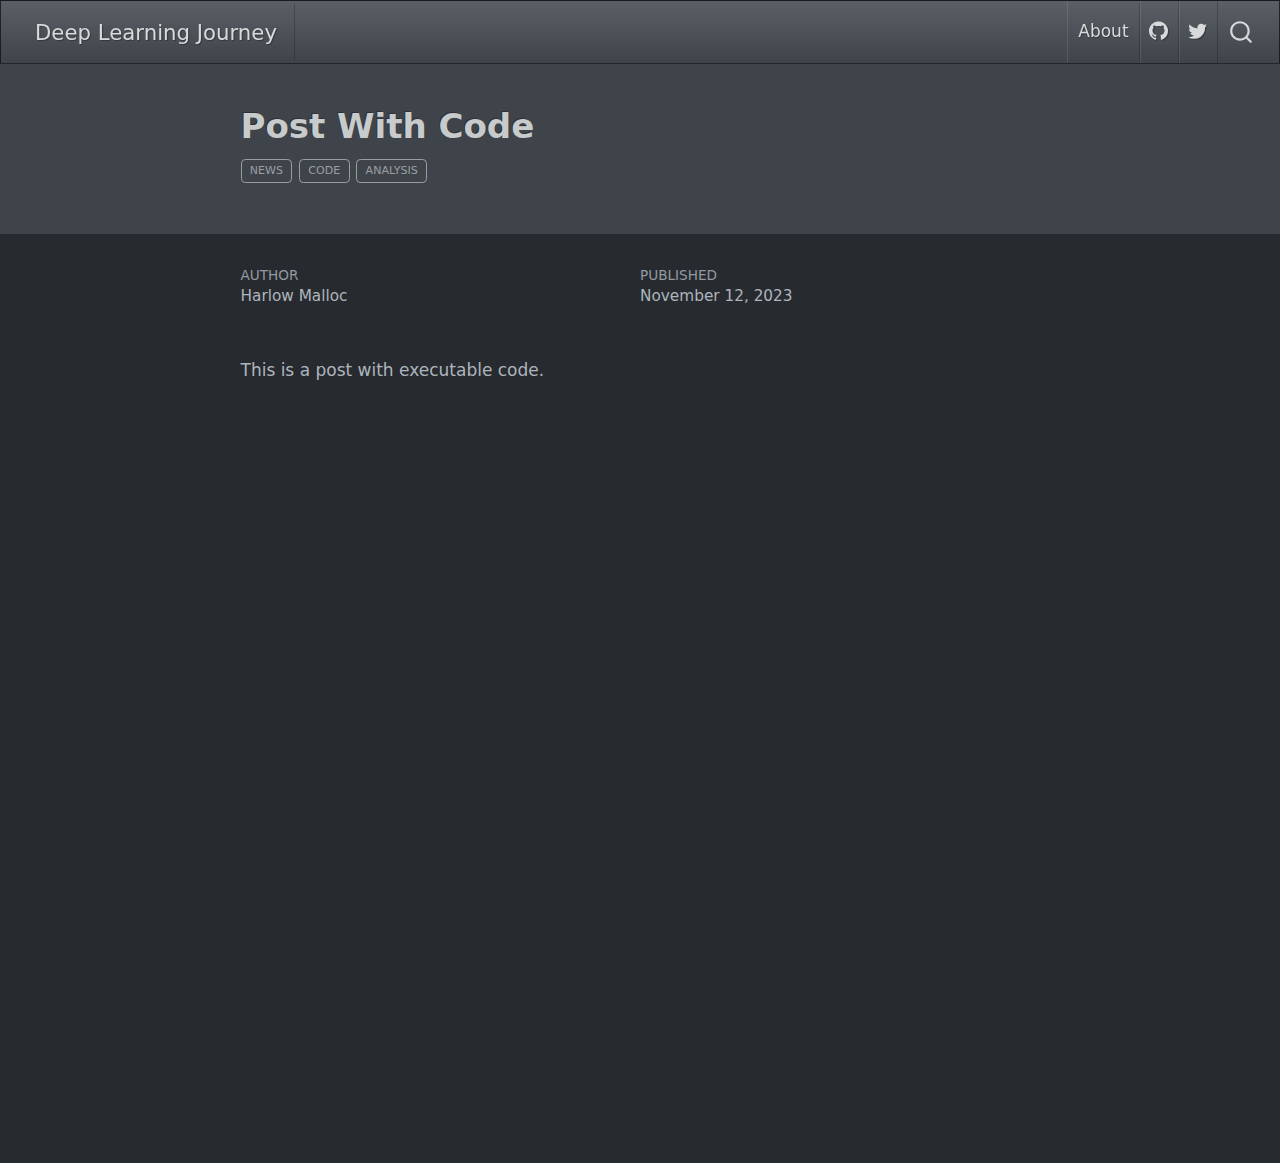
<file: docs/posts/post-with-code/index.html>
<!DOCTYPE html>
<html xmlns="http://www.w3.org/1999/xhtml" lang="en" xml:lang="en"><head>

<meta charset="utf-8">
<meta name="generator" content="quarto-1.3.450">

<meta name="viewport" content="width=device-width, initial-scale=1.0, user-scalable=yes">

<meta name="author" content="Harlow Malloc">
<meta name="dcterms.date" content="2023-11-12">

<title>Deep Learning Journey - Post With Code</title>
<style>
code{white-space: pre-wrap;}
span.smallcaps{font-variant: small-caps;}
div.columns{display: flex; gap: min(4vw, 1.5em);}
div.column{flex: auto; overflow-x: auto;}
div.hanging-indent{margin-left: 1.5em; text-indent: -1.5em;}
ul.task-list{list-style: none;}
ul.task-list li input[type="checkbox"] {
  width: 0.8em;
  margin: 0 0.8em 0.2em -1em; /* quarto-specific, see https://github.com/quarto-dev/quarto-cli/issues/4556 */ 
  vertical-align: middle;
}
</style>


<script src="../../site_libs/quarto-nav/quarto-nav.js"></script>
<script src="../../site_libs/quarto-nav/headroom.min.js"></script>
<script src="../../site_libs/clipboard/clipboard.min.js"></script>
<script src="../../site_libs/quarto-search/autocomplete.umd.js"></script>
<script src="../../site_libs/quarto-search/fuse.min.js"></script>
<script src="../../site_libs/quarto-search/quarto-search.js"></script>
<meta name="quarto:offset" content="../../">
<script src="../../site_libs/quarto-html/quarto.js"></script>
<script src="../../site_libs/quarto-html/popper.min.js"></script>
<script src="../../site_libs/quarto-html/tippy.umd.min.js"></script>
<script src="../../site_libs/quarto-html/anchor.min.js"></script>
<link href="../../site_libs/quarto-html/tippy.css" rel="stylesheet">
<link href="../../site_libs/quarto-html/quarto-syntax-highlighting-dark.css" rel="stylesheet" id="quarto-text-highlighting-styles">
<script src="../../site_libs/bootstrap/bootstrap.min.js"></script>
<link href="../../site_libs/bootstrap/bootstrap-icons.css" rel="stylesheet">
<link href="../../site_libs/bootstrap/bootstrap.min.css" rel="stylesheet" id="quarto-bootstrap" data-mode="dark">
<script id="quarto-search-options" type="application/json">{
  "location": "navbar",
  "copy-button": false,
  "collapse-after": 3,
  "panel-placement": "end",
  "type": "overlay",
  "limit": 20,
  "language": {
    "search-no-results-text": "No results",
    "search-matching-documents-text": "matching documents",
    "search-copy-link-title": "Copy link to search",
    "search-hide-matches-text": "Hide additional matches",
    "search-more-match-text": "more match in this document",
    "search-more-matches-text": "more matches in this document",
    "search-clear-button-title": "Clear",
    "search-detached-cancel-button-title": "Cancel",
    "search-submit-button-title": "Submit",
    "search-label": "Search"
  }
}</script>


<link rel="stylesheet" href="../../styles.css">
</head>

<body class="nav-fixed fullcontent">

<div id="quarto-search-results"></div>
  <header id="quarto-header" class="headroom fixed-top">
    <nav class="navbar navbar-expand-lg navbar-dark ">
      <div class="navbar-container container-fluid">
      <div class="navbar-brand-container">
    <a class="navbar-brand" href="../../index.html">
    <span class="navbar-title">Deep Learning Journey</span>
    </a>
  </div>
            <div id="quarto-search" class="" title="Search"></div>
          <button class="navbar-toggler" type="button" data-bs-toggle="collapse" data-bs-target="#navbarCollapse" aria-controls="navbarCollapse" aria-expanded="false" aria-label="Toggle navigation" onclick="if (window.quartoToggleHeadroom) { window.quartoToggleHeadroom(); }">
  <span class="navbar-toggler-icon"></span>
</button>
          <div class="collapse navbar-collapse" id="navbarCollapse">
            <ul class="navbar-nav navbar-nav-scroll ms-auto">
  <li class="nav-item">
    <a class="nav-link" href="../../about.html" rel="" target="">
 <span class="menu-text">About</span></a>
  </li>  
  <li class="nav-item compact">
    <a class="nav-link" href="https://github.com/" rel="" target=""><i class="bi bi-github" role="img">
</i> 
 <span class="menu-text"></span></a>
  </li>  
  <li class="nav-item compact">
    <a class="nav-link" href="https://twitter.com" rel="" target=""><i class="bi bi-twitter" role="img">
</i> 
 <span class="menu-text"></span></a>
  </li>  
</ul>
            <div class="quarto-navbar-tools">
</div>
          </div> <!-- /navcollapse -->
      </div> <!-- /container-fluid -->
    </nav>
</header>
<!-- content -->
<header id="title-block-header" class="quarto-title-block default page-columns page-full">
  <div class="quarto-title-banner page-columns page-full">
    <div class="quarto-title column-body">
      <h1 class="title">Post With Code</h1>
                                <div class="quarto-categories">
                <div class="quarto-category">news</div>
                <div class="quarto-category">code</div>
                <div class="quarto-category">analysis</div>
              </div>
                  </div>
  </div>
    
  
  <div class="quarto-title-meta">

      <div>
      <div class="quarto-title-meta-heading">Author</div>
      <div class="quarto-title-meta-contents">
               <p>Harlow Malloc </p>
            </div>
    </div>
      
      <div>
      <div class="quarto-title-meta-heading">Published</div>
      <div class="quarto-title-meta-contents">
        <p class="date">November 12, 2023</p>
      </div>
    </div>
    
      
    </div>
    
  
  </header><div id="quarto-content" class="quarto-container page-columns page-rows-contents page-layout-article page-navbar">
<!-- sidebar -->
<!-- margin-sidebar -->
    
<!-- main -->
<main class="content quarto-banner-title-block" id="quarto-document-content">




<p>This is a post with executable code.</p>



</main> <!-- /main -->
<script id="quarto-html-after-body" type="application/javascript">
window.document.addEventListener("DOMContentLoaded", function (event) {
  const toggleBodyColorMode = (bsSheetEl) => {
    const mode = bsSheetEl.getAttribute("data-mode");
    const bodyEl = window.document.querySelector("body");
    if (mode === "dark") {
      bodyEl.classList.add("quarto-dark");
      bodyEl.classList.remove("quarto-light");
    } else {
      bodyEl.classList.add("quarto-light");
      bodyEl.classList.remove("quarto-dark");
    }
  }
  const toggleBodyColorPrimary = () => {
    const bsSheetEl = window.document.querySelector("link#quarto-bootstrap");
    if (bsSheetEl) {
      toggleBodyColorMode(bsSheetEl);
    }
  }
  toggleBodyColorPrimary();  
  const icon = "";
  const anchorJS = new window.AnchorJS();
  anchorJS.options = {
    placement: 'right',
    icon: icon
  };
  anchorJS.add('.anchored');
  const isCodeAnnotation = (el) => {
    for (const clz of el.classList) {
      if (clz.startsWith('code-annotation-')) {                     
        return true;
      }
    }
    return false;
  }
  const clipboard = new window.ClipboardJS('.code-copy-button', {
    text: function(trigger) {
      const codeEl = trigger.previousElementSibling.cloneNode(true);
      for (const childEl of codeEl.children) {
        if (isCodeAnnotation(childEl)) {
          childEl.remove();
        }
      }
      return codeEl.innerText;
    }
  });
  clipboard.on('success', function(e) {
    // button target
    const button = e.trigger;
    // don't keep focus
    button.blur();
    // flash "checked"
    button.classList.add('code-copy-button-checked');
    var currentTitle = button.getAttribute("title");
    button.setAttribute("title", "Copied!");
    let tooltip;
    if (window.bootstrap) {
      button.setAttribute("data-bs-toggle", "tooltip");
      button.setAttribute("data-bs-placement", "left");
      button.setAttribute("data-bs-title", "Copied!");
      tooltip = new bootstrap.Tooltip(button, 
        { trigger: "manual", 
          customClass: "code-copy-button-tooltip",
          offset: [0, -8]});
      tooltip.show();    
    }
    setTimeout(function() {
      if (tooltip) {
        tooltip.hide();
        button.removeAttribute("data-bs-title");
        button.removeAttribute("data-bs-toggle");
        button.removeAttribute("data-bs-placement");
      }
      button.setAttribute("title", currentTitle);
      button.classList.remove('code-copy-button-checked');
    }, 1000);
    // clear code selection
    e.clearSelection();
  });
  function tippyHover(el, contentFn) {
    const config = {
      allowHTML: true,
      content: contentFn,
      maxWidth: 500,
      delay: 100,
      arrow: false,
      appendTo: function(el) {
          return el.parentElement;
      },
      interactive: true,
      interactiveBorder: 10,
      theme: 'quarto',
      placement: 'bottom-start'
    };
    window.tippy(el, config); 
  }
  const noterefs = window.document.querySelectorAll('a[role="doc-noteref"]');
  for (var i=0; i<noterefs.length; i++) {
    const ref = noterefs[i];
    tippyHover(ref, function() {
      // use id or data attribute instead here
      let href = ref.getAttribute('data-footnote-href') || ref.getAttribute('href');
      try { href = new URL(href).hash; } catch {}
      const id = href.replace(/^#\/?/, "");
      const note = window.document.getElementById(id);
      return note.innerHTML;
    });
  }
      let selectedAnnoteEl;
      const selectorForAnnotation = ( cell, annotation) => {
        let cellAttr = 'data-code-cell="' + cell + '"';
        let lineAttr = 'data-code-annotation="' +  annotation + '"';
        const selector = 'span[' + cellAttr + '][' + lineAttr + ']';
        return selector;
      }
      const selectCodeLines = (annoteEl) => {
        const doc = window.document;
        const targetCell = annoteEl.getAttribute("data-target-cell");
        const targetAnnotation = annoteEl.getAttribute("data-target-annotation");
        const annoteSpan = window.document.querySelector(selectorForAnnotation(targetCell, targetAnnotation));
        const lines = annoteSpan.getAttribute("data-code-lines").split(",");
        const lineIds = lines.map((line) => {
          return targetCell + "-" + line;
        })
        let top = null;
        let height = null;
        let parent = null;
        if (lineIds.length > 0) {
            //compute the position of the single el (top and bottom and make a div)
            const el = window.document.getElementById(lineIds[0]);
            top = el.offsetTop;
            height = el.offsetHeight;
            parent = el.parentElement.parentElement;
          if (lineIds.length > 1) {
            const lastEl = window.document.getElementById(lineIds[lineIds.length - 1]);
            const bottom = lastEl.offsetTop + lastEl.offsetHeight;
            height = bottom - top;
          }
          if (top !== null && height !== null && parent !== null) {
            // cook up a div (if necessary) and position it 
            let div = window.document.getElementById("code-annotation-line-highlight");
            if (div === null) {
              div = window.document.createElement("div");
              div.setAttribute("id", "code-annotation-line-highlight");
              div.style.position = 'absolute';
              parent.appendChild(div);
            }
            div.style.top = top - 2 + "px";
            div.style.height = height + 4 + "px";
            let gutterDiv = window.document.getElementById("code-annotation-line-highlight-gutter");
            if (gutterDiv === null) {
              gutterDiv = window.document.createElement("div");
              gutterDiv.setAttribute("id", "code-annotation-line-highlight-gutter");
              gutterDiv.style.position = 'absolute';
              const codeCell = window.document.getElementById(targetCell);
              const gutter = codeCell.querySelector('.code-annotation-gutter');
              gutter.appendChild(gutterDiv);
            }
            gutterDiv.style.top = top - 2 + "px";
            gutterDiv.style.height = height + 4 + "px";
          }
          selectedAnnoteEl = annoteEl;
        }
      };
      const unselectCodeLines = () => {
        const elementsIds = ["code-annotation-line-highlight", "code-annotation-line-highlight-gutter"];
        elementsIds.forEach((elId) => {
          const div = window.document.getElementById(elId);
          if (div) {
            div.remove();
          }
        });
        selectedAnnoteEl = undefined;
      };
      // Attach click handler to the DT
      const annoteDls = window.document.querySelectorAll('dt[data-target-cell]');
      for (const annoteDlNode of annoteDls) {
        annoteDlNode.addEventListener('click', (event) => {
          const clickedEl = event.target;
          if (clickedEl !== selectedAnnoteEl) {
            unselectCodeLines();
            const activeEl = window.document.querySelector('dt[data-target-cell].code-annotation-active');
            if (activeEl) {
              activeEl.classList.remove('code-annotation-active');
            }
            selectCodeLines(clickedEl);
            clickedEl.classList.add('code-annotation-active');
          } else {
            // Unselect the line
            unselectCodeLines();
            clickedEl.classList.remove('code-annotation-active');
          }
        });
      }
  const findCites = (el) => {
    const parentEl = el.parentElement;
    if (parentEl) {
      const cites = parentEl.dataset.cites;
      if (cites) {
        return {
          el,
          cites: cites.split(' ')
        };
      } else {
        return findCites(el.parentElement)
      }
    } else {
      return undefined;
    }
  };
  var bibliorefs = window.document.querySelectorAll('a[role="doc-biblioref"]');
  for (var i=0; i<bibliorefs.length; i++) {
    const ref = bibliorefs[i];
    const citeInfo = findCites(ref);
    if (citeInfo) {
      tippyHover(citeInfo.el, function() {
        var popup = window.document.createElement('div');
        citeInfo.cites.forEach(function(cite) {
          var citeDiv = window.document.createElement('div');
          citeDiv.classList.add('hanging-indent');
          citeDiv.classList.add('csl-entry');
          var biblioDiv = window.document.getElementById('ref-' + cite);
          if (biblioDiv) {
            citeDiv.innerHTML = biblioDiv.innerHTML;
          }
          popup.appendChild(citeDiv);
        });
        return popup.innerHTML;
      });
    }
  }
});
</script>
</div> <!-- /content -->



</body></html>
</file>
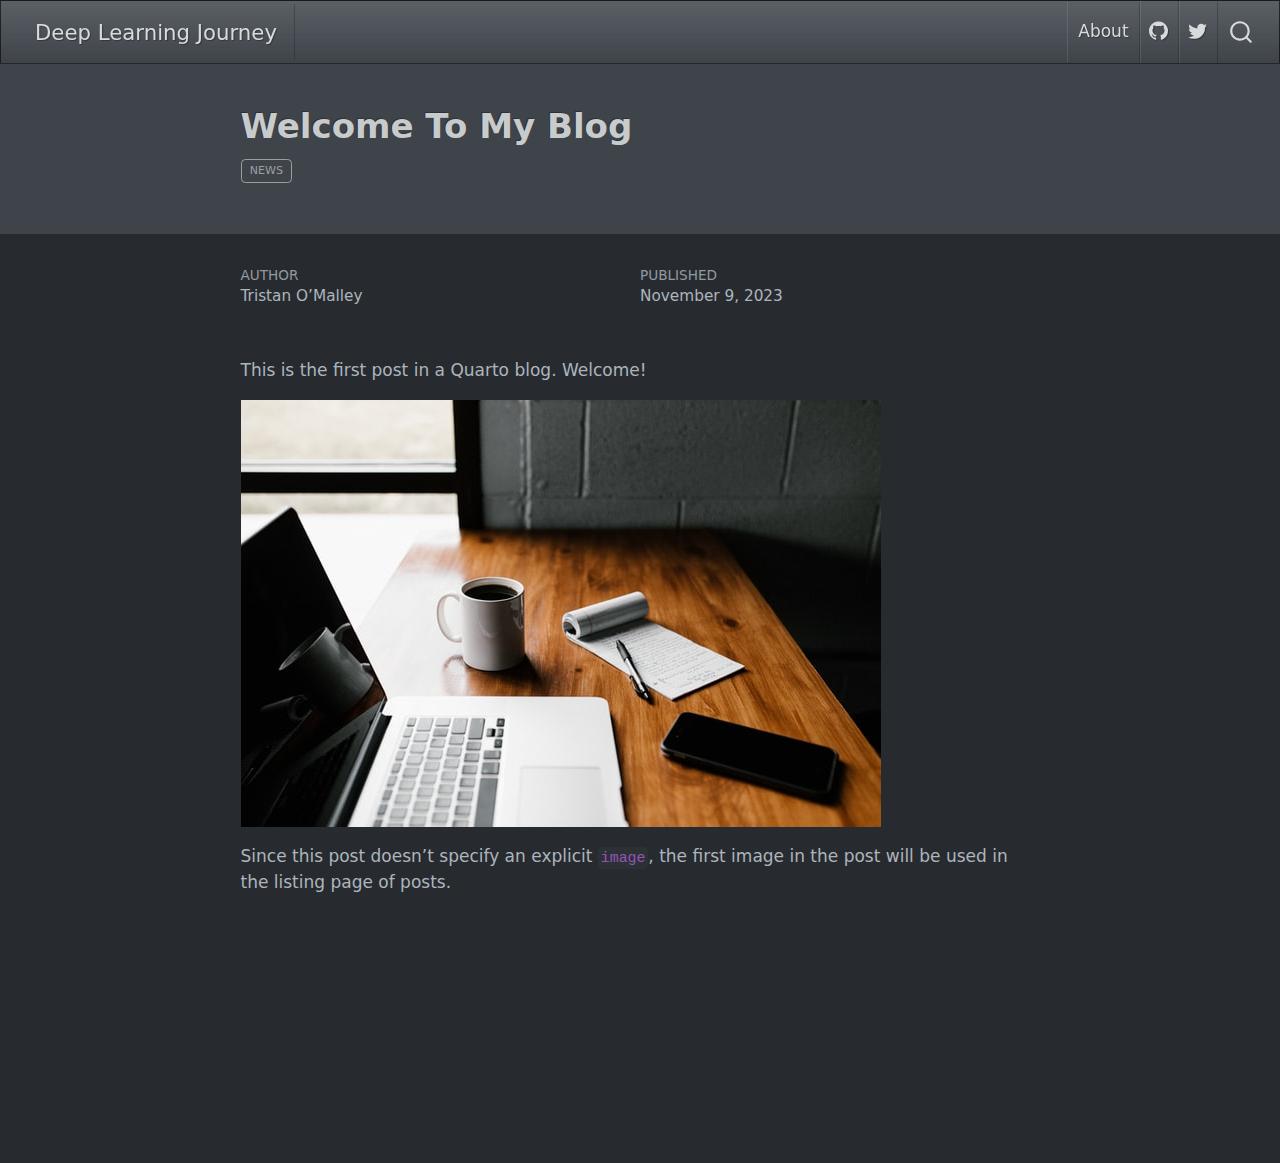
<file: docs/posts/welcome/index.html>
<!DOCTYPE html>
<html xmlns="http://www.w3.org/1999/xhtml" lang="en" xml:lang="en"><head>

<meta charset="utf-8">
<meta name="generator" content="quarto-1.3.450">

<meta name="viewport" content="width=device-width, initial-scale=1.0, user-scalable=yes">

<meta name="author" content="Tristan O’Malley">
<meta name="dcterms.date" content="2023-11-09">

<title>Deep Learning Journey - Welcome To My Blog</title>
<style>
code{white-space: pre-wrap;}
span.smallcaps{font-variant: small-caps;}
div.columns{display: flex; gap: min(4vw, 1.5em);}
div.column{flex: auto; overflow-x: auto;}
div.hanging-indent{margin-left: 1.5em; text-indent: -1.5em;}
ul.task-list{list-style: none;}
ul.task-list li input[type="checkbox"] {
  width: 0.8em;
  margin: 0 0.8em 0.2em -1em; /* quarto-specific, see https://github.com/quarto-dev/quarto-cli/issues/4556 */ 
  vertical-align: middle;
}
</style>


<script src="../../site_libs/quarto-nav/quarto-nav.js"></script>
<script src="../../site_libs/quarto-nav/headroom.min.js"></script>
<script src="../../site_libs/clipboard/clipboard.min.js"></script>
<script src="../../site_libs/quarto-search/autocomplete.umd.js"></script>
<script src="../../site_libs/quarto-search/fuse.min.js"></script>
<script src="../../site_libs/quarto-search/quarto-search.js"></script>
<meta name="quarto:offset" content="../../">
<script src="../../site_libs/quarto-html/quarto.js"></script>
<script src="../../site_libs/quarto-html/popper.min.js"></script>
<script src="../../site_libs/quarto-html/tippy.umd.min.js"></script>
<script src="../../site_libs/quarto-html/anchor.min.js"></script>
<link href="../../site_libs/quarto-html/tippy.css" rel="stylesheet">
<link href="../../site_libs/quarto-html/quarto-syntax-highlighting-dark.css" rel="stylesheet" id="quarto-text-highlighting-styles">
<script src="../../site_libs/bootstrap/bootstrap.min.js"></script>
<link href="../../site_libs/bootstrap/bootstrap-icons.css" rel="stylesheet">
<link href="../../site_libs/bootstrap/bootstrap.min.css" rel="stylesheet" id="quarto-bootstrap" data-mode="dark">
<script id="quarto-search-options" type="application/json">{
  "location": "navbar",
  "copy-button": false,
  "collapse-after": 3,
  "panel-placement": "end",
  "type": "overlay",
  "limit": 20,
  "language": {
    "search-no-results-text": "No results",
    "search-matching-documents-text": "matching documents",
    "search-copy-link-title": "Copy link to search",
    "search-hide-matches-text": "Hide additional matches",
    "search-more-match-text": "more match in this document",
    "search-more-matches-text": "more matches in this document",
    "search-clear-button-title": "Clear",
    "search-detached-cancel-button-title": "Cancel",
    "search-submit-button-title": "Submit",
    "search-label": "Search"
  }
}</script>


<link rel="stylesheet" href="../../styles.css">
</head>

<body class="nav-fixed fullcontent">

<div id="quarto-search-results"></div>
  <header id="quarto-header" class="headroom fixed-top">
    <nav class="navbar navbar-expand-lg navbar-dark ">
      <div class="navbar-container container-fluid">
      <div class="navbar-brand-container">
    <a class="navbar-brand" href="../../index.html">
    <span class="navbar-title">Deep Learning Journey</span>
    </a>
  </div>
            <div id="quarto-search" class="" title="Search"></div>
          <button class="navbar-toggler" type="button" data-bs-toggle="collapse" data-bs-target="#navbarCollapse" aria-controls="navbarCollapse" aria-expanded="false" aria-label="Toggle navigation" onclick="if (window.quartoToggleHeadroom) { window.quartoToggleHeadroom(); }">
  <span class="navbar-toggler-icon"></span>
</button>
          <div class="collapse navbar-collapse" id="navbarCollapse">
            <ul class="navbar-nav navbar-nav-scroll ms-auto">
  <li class="nav-item">
    <a class="nav-link" href="../../about.html" rel="" target="">
 <span class="menu-text">About</span></a>
  </li>  
  <li class="nav-item compact">
    <a class="nav-link" href="https://github.com/" rel="" target=""><i class="bi bi-github" role="img">
</i> 
 <span class="menu-text"></span></a>
  </li>  
  <li class="nav-item compact">
    <a class="nav-link" href="https://twitter.com" rel="" target=""><i class="bi bi-twitter" role="img">
</i> 
 <span class="menu-text"></span></a>
  </li>  
</ul>
            <div class="quarto-navbar-tools">
</div>
          </div> <!-- /navcollapse -->
      </div> <!-- /container-fluid -->
    </nav>
</header>
<!-- content -->
<header id="title-block-header" class="quarto-title-block default page-columns page-full">
  <div class="quarto-title-banner page-columns page-full">
    <div class="quarto-title column-body">
      <h1 class="title">Welcome To My Blog</h1>
                                <div class="quarto-categories">
                <div class="quarto-category">news</div>
              </div>
                  </div>
  </div>
    
  
  <div class="quarto-title-meta">

      <div>
      <div class="quarto-title-meta-heading">Author</div>
      <div class="quarto-title-meta-contents">
               <p>Tristan O’Malley </p>
            </div>
    </div>
      
      <div>
      <div class="quarto-title-meta-heading">Published</div>
      <div class="quarto-title-meta-contents">
        <p class="date">November 9, 2023</p>
      </div>
    </div>
    
      
    </div>
    
  
  </header><div id="quarto-content" class="quarto-container page-columns page-rows-contents page-layout-article page-navbar">
<!-- sidebar -->
<!-- margin-sidebar -->
    
<!-- main -->
<main class="content quarto-banner-title-block" id="quarto-document-content">




<p>This is the first post in a Quarto blog. Welcome!</p>
<p><img src="thumbnail.jpg" class="img-fluid"></p>
<p>Since this post doesn’t specify an explicit <code>image</code>, the first image in the post will be used in the listing page of posts.</p>



</main> <!-- /main -->
<script id="quarto-html-after-body" type="application/javascript">
window.document.addEventListener("DOMContentLoaded", function (event) {
  const toggleBodyColorMode = (bsSheetEl) => {
    const mode = bsSheetEl.getAttribute("data-mode");
    const bodyEl = window.document.querySelector("body");
    if (mode === "dark") {
      bodyEl.classList.add("quarto-dark");
      bodyEl.classList.remove("quarto-light");
    } else {
      bodyEl.classList.add("quarto-light");
      bodyEl.classList.remove("quarto-dark");
    }
  }
  const toggleBodyColorPrimary = () => {
    const bsSheetEl = window.document.querySelector("link#quarto-bootstrap");
    if (bsSheetEl) {
      toggleBodyColorMode(bsSheetEl);
    }
  }
  toggleBodyColorPrimary();  
  const icon = "";
  const anchorJS = new window.AnchorJS();
  anchorJS.options = {
    placement: 'right',
    icon: icon
  };
  anchorJS.add('.anchored');
  const isCodeAnnotation = (el) => {
    for (const clz of el.classList) {
      if (clz.startsWith('code-annotation-')) {                     
        return true;
      }
    }
    return false;
  }
  const clipboard = new window.ClipboardJS('.code-copy-button', {
    text: function(trigger) {
      const codeEl = trigger.previousElementSibling.cloneNode(true);
      for (const childEl of codeEl.children) {
        if (isCodeAnnotation(childEl)) {
          childEl.remove();
        }
      }
      return codeEl.innerText;
    }
  });
  clipboard.on('success', function(e) {
    // button target
    const button = e.trigger;
    // don't keep focus
    button.blur();
    // flash "checked"
    button.classList.add('code-copy-button-checked');
    var currentTitle = button.getAttribute("title");
    button.setAttribute("title", "Copied!");
    let tooltip;
    if (window.bootstrap) {
      button.setAttribute("data-bs-toggle", "tooltip");
      button.setAttribute("data-bs-placement", "left");
      button.setAttribute("data-bs-title", "Copied!");
      tooltip = new bootstrap.Tooltip(button, 
        { trigger: "manual", 
          customClass: "code-copy-button-tooltip",
          offset: [0, -8]});
      tooltip.show();    
    }
    setTimeout(function() {
      if (tooltip) {
        tooltip.hide();
        button.removeAttribute("data-bs-title");
        button.removeAttribute("data-bs-toggle");
        button.removeAttribute("data-bs-placement");
      }
      button.setAttribute("title", currentTitle);
      button.classList.remove('code-copy-button-checked');
    }, 1000);
    // clear code selection
    e.clearSelection();
  });
  function tippyHover(el, contentFn) {
    const config = {
      allowHTML: true,
      content: contentFn,
      maxWidth: 500,
      delay: 100,
      arrow: false,
      appendTo: function(el) {
          return el.parentElement;
      },
      interactive: true,
      interactiveBorder: 10,
      theme: 'quarto',
      placement: 'bottom-start'
    };
    window.tippy(el, config); 
  }
  const noterefs = window.document.querySelectorAll('a[role="doc-noteref"]');
  for (var i=0; i<noterefs.length; i++) {
    const ref = noterefs[i];
    tippyHover(ref, function() {
      // use id or data attribute instead here
      let href = ref.getAttribute('data-footnote-href') || ref.getAttribute('href');
      try { href = new URL(href).hash; } catch {}
      const id = href.replace(/^#\/?/, "");
      const note = window.document.getElementById(id);
      return note.innerHTML;
    });
  }
      let selectedAnnoteEl;
      const selectorForAnnotation = ( cell, annotation) => {
        let cellAttr = 'data-code-cell="' + cell + '"';
        let lineAttr = 'data-code-annotation="' +  annotation + '"';
        const selector = 'span[' + cellAttr + '][' + lineAttr + ']';
        return selector;
      }
      const selectCodeLines = (annoteEl) => {
        const doc = window.document;
        const targetCell = annoteEl.getAttribute("data-target-cell");
        const targetAnnotation = annoteEl.getAttribute("data-target-annotation");
        const annoteSpan = window.document.querySelector(selectorForAnnotation(targetCell, targetAnnotation));
        const lines = annoteSpan.getAttribute("data-code-lines").split(",");
        const lineIds = lines.map((line) => {
          return targetCell + "-" + line;
        })
        let top = null;
        let height = null;
        let parent = null;
        if (lineIds.length > 0) {
            //compute the position of the single el (top and bottom and make a div)
            const el = window.document.getElementById(lineIds[0]);
            top = el.offsetTop;
            height = el.offsetHeight;
            parent = el.parentElement.parentElement;
          if (lineIds.length > 1) {
            const lastEl = window.document.getElementById(lineIds[lineIds.length - 1]);
            const bottom = lastEl.offsetTop + lastEl.offsetHeight;
            height = bottom - top;
          }
          if (top !== null && height !== null && parent !== null) {
            // cook up a div (if necessary) and position it 
            let div = window.document.getElementById("code-annotation-line-highlight");
            if (div === null) {
              div = window.document.createElement("div");
              div.setAttribute("id", "code-annotation-line-highlight");
              div.style.position = 'absolute';
              parent.appendChild(div);
            }
            div.style.top = top - 2 + "px";
            div.style.height = height + 4 + "px";
            let gutterDiv = window.document.getElementById("code-annotation-line-highlight-gutter");
            if (gutterDiv === null) {
              gutterDiv = window.document.createElement("div");
              gutterDiv.setAttribute("id", "code-annotation-line-highlight-gutter");
              gutterDiv.style.position = 'absolute';
              const codeCell = window.document.getElementById(targetCell);
              const gutter = codeCell.querySelector('.code-annotation-gutter');
              gutter.appendChild(gutterDiv);
            }
            gutterDiv.style.top = top - 2 + "px";
            gutterDiv.style.height = height + 4 + "px";
          }
          selectedAnnoteEl = annoteEl;
        }
      };
      const unselectCodeLines = () => {
        const elementsIds = ["code-annotation-line-highlight", "code-annotation-line-highlight-gutter"];
        elementsIds.forEach((elId) => {
          const div = window.document.getElementById(elId);
          if (div) {
            div.remove();
          }
        });
        selectedAnnoteEl = undefined;
      };
      // Attach click handler to the DT
      const annoteDls = window.document.querySelectorAll('dt[data-target-cell]');
      for (const annoteDlNode of annoteDls) {
        annoteDlNode.addEventListener('click', (event) => {
          const clickedEl = event.target;
          if (clickedEl !== selectedAnnoteEl) {
            unselectCodeLines();
            const activeEl = window.document.querySelector('dt[data-target-cell].code-annotation-active');
            if (activeEl) {
              activeEl.classList.remove('code-annotation-active');
            }
            selectCodeLines(clickedEl);
            clickedEl.classList.add('code-annotation-active');
          } else {
            // Unselect the line
            unselectCodeLines();
            clickedEl.classList.remove('code-annotation-active');
          }
        });
      }
  const findCites = (el) => {
    const parentEl = el.parentElement;
    if (parentEl) {
      const cites = parentEl.dataset.cites;
      if (cites) {
        return {
          el,
          cites: cites.split(' ')
        };
      } else {
        return findCites(el.parentElement)
      }
    } else {
      return undefined;
    }
  };
  var bibliorefs = window.document.querySelectorAll('a[role="doc-biblioref"]');
  for (var i=0; i<bibliorefs.length; i++) {
    const ref = bibliorefs[i];
    const citeInfo = findCites(ref);
    if (citeInfo) {
      tippyHover(citeInfo.el, function() {
        var popup = window.document.createElement('div');
        citeInfo.cites.forEach(function(cite) {
          var citeDiv = window.document.createElement('div');
          citeDiv.classList.add('hanging-indent');
          citeDiv.classList.add('csl-entry');
          var biblioDiv = window.document.getElementById('ref-' + cite);
          if (biblioDiv) {
            citeDiv.innerHTML = biblioDiv.innerHTML;
          }
          popup.appendChild(citeDiv);
        });
        return popup.innerHTML;
      });
    }
  }
});
</script>
</div> <!-- /content -->



</body></html>
</file>
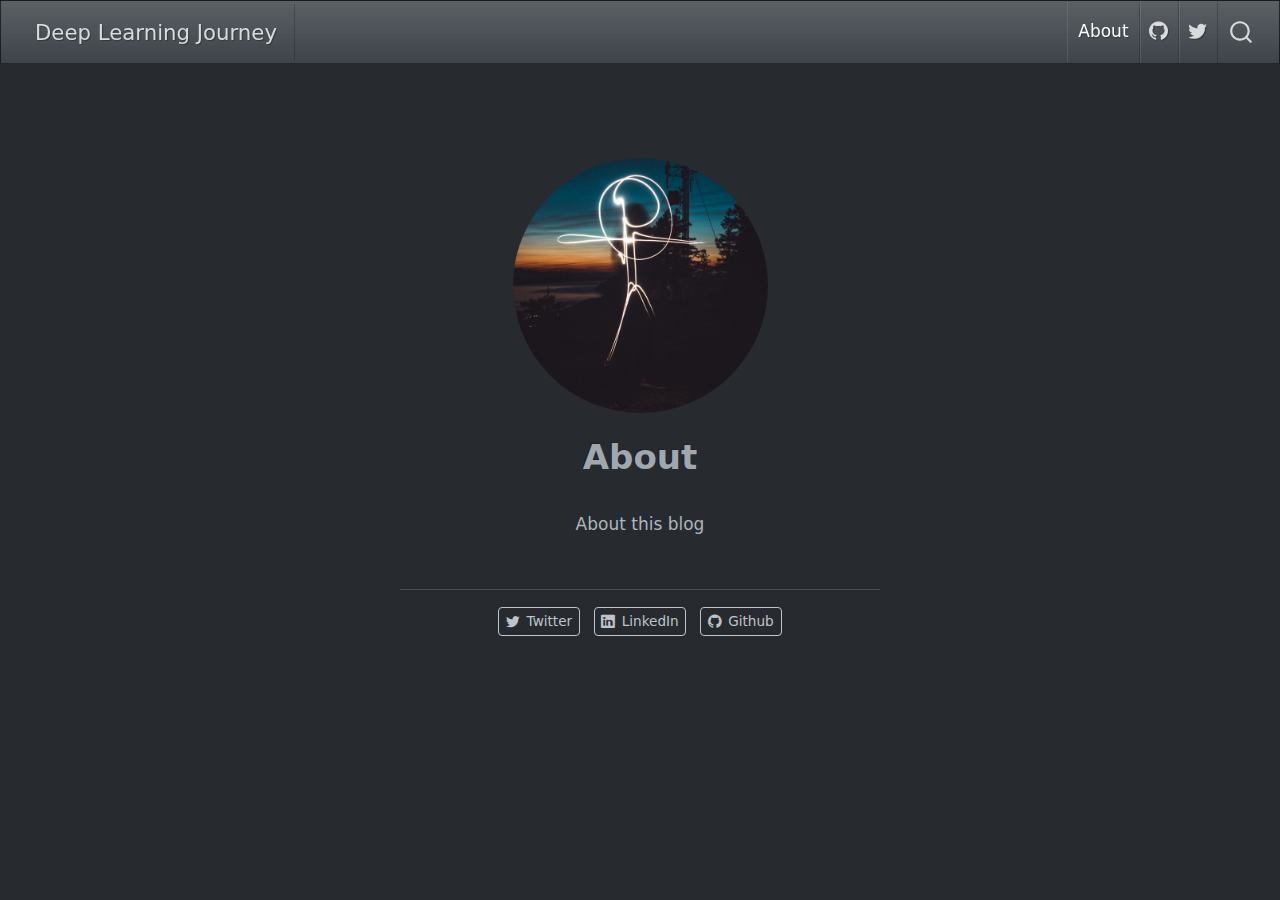
<file: docs/about.html>
<!DOCTYPE html>
<html xmlns="http://www.w3.org/1999/xhtml" lang="en" xml:lang="en"><head>

<meta charset="utf-8">
<meta name="generator" content="quarto-1.3.450">

<meta name="viewport" content="width=device-width, initial-scale=1.0, user-scalable=yes">


<title>Deep Learning Journey - About</title>
<style>
code{white-space: pre-wrap;}
span.smallcaps{font-variant: small-caps;}
div.columns{display: flex; gap: min(4vw, 1.5em);}
div.column{flex: auto; overflow-x: auto;}
div.hanging-indent{margin-left: 1.5em; text-indent: -1.5em;}
ul.task-list{list-style: none;}
ul.task-list li input[type="checkbox"] {
  width: 0.8em;
  margin: 0 0.8em 0.2em -1em; /* quarto-specific, see https://github.com/quarto-dev/quarto-cli/issues/4556 */ 
  vertical-align: middle;
}
</style>


<script src="site_libs/quarto-nav/quarto-nav.js"></script>
<script src="site_libs/quarto-nav/headroom.min.js"></script>
<script src="site_libs/clipboard/clipboard.min.js"></script>
<script src="site_libs/quarto-search/autocomplete.umd.js"></script>
<script src="site_libs/quarto-search/fuse.min.js"></script>
<script src="site_libs/quarto-search/quarto-search.js"></script>
<meta name="quarto:offset" content="./">
<script src="site_libs/quarto-html/quarto.js"></script>
<script src="site_libs/quarto-html/popper.min.js"></script>
<script src="site_libs/quarto-html/tippy.umd.min.js"></script>
<link href="site_libs/quarto-html/tippy.css" rel="stylesheet">
<link href="site_libs/quarto-html/quarto-syntax-highlighting-dark.css" rel="stylesheet" id="quarto-text-highlighting-styles">
<script src="site_libs/bootstrap/bootstrap.min.js"></script>
<link href="site_libs/bootstrap/bootstrap-icons.css" rel="stylesheet">
<link href="site_libs/bootstrap/bootstrap.min.css" rel="stylesheet" id="quarto-bootstrap" data-mode="dark">
<script id="quarto-search-options" type="application/json">{
  "location": "navbar",
  "copy-button": false,
  "collapse-after": 3,
  "panel-placement": "end",
  "type": "overlay",
  "limit": 20,
  "language": {
    "search-no-results-text": "No results",
    "search-matching-documents-text": "matching documents",
    "search-copy-link-title": "Copy link to search",
    "search-hide-matches-text": "Hide additional matches",
    "search-more-match-text": "more match in this document",
    "search-more-matches-text": "more matches in this document",
    "search-clear-button-title": "Clear",
    "search-detached-cancel-button-title": "Cancel",
    "search-submit-button-title": "Submit",
    "search-label": "Search"
  }
}</script>


<link rel="stylesheet" href="styles.css">
</head>

<body class="nav-fixed fullcontent">

<div id="quarto-search-results"></div>
  <header id="quarto-header" class="headroom fixed-top">
    <nav class="navbar navbar-expand-lg navbar-dark ">
      <div class="navbar-container container-fluid">
      <div class="navbar-brand-container">
    <a class="navbar-brand" href="./index.html">
    <span class="navbar-title">Deep Learning Journey</span>
    </a>
  </div>
            <div id="quarto-search" class="" title="Search"></div>
          <button class="navbar-toggler" type="button" data-bs-toggle="collapse" data-bs-target="#navbarCollapse" aria-controls="navbarCollapse" aria-expanded="false" aria-label="Toggle navigation" onclick="if (window.quartoToggleHeadroom) { window.quartoToggleHeadroom(); }">
  <span class="navbar-toggler-icon"></span>
</button>
          <div class="collapse navbar-collapse" id="navbarCollapse">
            <ul class="navbar-nav navbar-nav-scroll ms-auto">
  <li class="nav-item">
    <a class="nav-link active" href="./about.html" rel="" target="" aria-current="page">
 <span class="menu-text">About</span></a>
  </li>  
  <li class="nav-item compact">
    <a class="nav-link" href="https://github.com/" rel="" target=""><i class="bi bi-github" role="img">
</i> 
 <span class="menu-text"></span></a>
  </li>  
  <li class="nav-item compact">
    <a class="nav-link" href="https://twitter.com" rel="" target=""><i class="bi bi-twitter" role="img">
</i> 
 <span class="menu-text"></span></a>
  </li>  
</ul>
            <div class="quarto-navbar-tools">
</div>
          </div> <!-- /navcollapse -->
      </div> <!-- /container-fluid -->
    </nav>
</header>
<!-- content -->
<div id="quarto-content" class="quarto-container page-columns page-rows-contents page-layout-article page-navbar">
<!-- sidebar -->
<!-- margin-sidebar -->
    
<!-- main -->
<div class="quarto-about-jolla">
  <img src="profile.jpg" class="about-image
  round " style="height: 15em; width: 15em;">
 <header id="title-block-header" class="quarto-title-block default">
<div class="quarto-title">
<h1 class="title">About</h1>
</div>
<div class="quarto-title-meta">
  </div>
</header><main class="content" id="quarto-document-content">
<p>About this blog</p>


</main> 
  <hr class="about-sep">
   <div class="about-links">
  <a href="https://twitter.com" class="about-link" rel="" target="">
    <i class="bi bi-twitter"></i>
     <span class="about-link-text">Twitter</span>
  </a>
  <a href="https://linkedin.com" class="about-link" rel="" target="">
    <i class="bi bi-linkedin"></i>
     <span class="about-link-text">LinkedIn</span>
  </a>
  <a href="https://github.com" class="about-link" rel="" target="">
    <i class="bi bi-github"></i>
     <span class="about-link-text">Github</span>
  </a>
</div>
</div>
 <!-- /main -->
<script id="quarto-html-after-body" type="application/javascript">
window.document.addEventListener("DOMContentLoaded", function (event) {
  const toggleBodyColorMode = (bsSheetEl) => {
    const mode = bsSheetEl.getAttribute("data-mode");
    const bodyEl = window.document.querySelector("body");
    if (mode === "dark") {
      bodyEl.classList.add("quarto-dark");
      bodyEl.classList.remove("quarto-light");
    } else {
      bodyEl.classList.add("quarto-light");
      bodyEl.classList.remove("quarto-dark");
    }
  }
  const toggleBodyColorPrimary = () => {
    const bsSheetEl = window.document.querySelector("link#quarto-bootstrap");
    if (bsSheetEl) {
      toggleBodyColorMode(bsSheetEl);
    }
  }
  toggleBodyColorPrimary();  
  const isCodeAnnotation = (el) => {
    for (const clz of el.classList) {
      if (clz.startsWith('code-annotation-')) {                     
        return true;
      }
    }
    return false;
  }
  const clipboard = new window.ClipboardJS('.code-copy-button', {
    text: function(trigger) {
      const codeEl = trigger.previousElementSibling.cloneNode(true);
      for (const childEl of codeEl.children) {
        if (isCodeAnnotation(childEl)) {
          childEl.remove();
        }
      }
      return codeEl.innerText;
    }
  });
  clipboard.on('success', function(e) {
    // button target
    const button = e.trigger;
    // don't keep focus
    button.blur();
    // flash "checked"
    button.classList.add('code-copy-button-checked');
    var currentTitle = button.getAttribute("title");
    button.setAttribute("title", "Copied!");
    let tooltip;
    if (window.bootstrap) {
      button.setAttribute("data-bs-toggle", "tooltip");
      button.setAttribute("data-bs-placement", "left");
      button.setAttribute("data-bs-title", "Copied!");
      tooltip = new bootstrap.Tooltip(button, 
        { trigger: "manual", 
          customClass: "code-copy-button-tooltip",
          offset: [0, -8]});
      tooltip.show();    
    }
    setTimeout(function() {
      if (tooltip) {
        tooltip.hide();
        button.removeAttribute("data-bs-title");
        button.removeAttribute("data-bs-toggle");
        button.removeAttribute("data-bs-placement");
      }
      button.setAttribute("title", currentTitle);
      button.classList.remove('code-copy-button-checked');
    }, 1000);
    // clear code selection
    e.clearSelection();
  });
  function tippyHover(el, contentFn) {
    const config = {
      allowHTML: true,
      content: contentFn,
      maxWidth: 500,
      delay: 100,
      arrow: false,
      appendTo: function(el) {
          return el.parentElement;
      },
      interactive: true,
      interactiveBorder: 10,
      theme: 'quarto',
      placement: 'bottom-start'
    };
    window.tippy(el, config); 
  }
  const noterefs = window.document.querySelectorAll('a[role="doc-noteref"]');
  for (var i=0; i<noterefs.length; i++) {
    const ref = noterefs[i];
    tippyHover(ref, function() {
      // use id or data attribute instead here
      let href = ref.getAttribute('data-footnote-href') || ref.getAttribute('href');
      try { href = new URL(href).hash; } catch {}
      const id = href.replace(/^#\/?/, "");
      const note = window.document.getElementById(id);
      return note.innerHTML;
    });
  }
      let selectedAnnoteEl;
      const selectorForAnnotation = ( cell, annotation) => {
        let cellAttr = 'data-code-cell="' + cell + '"';
        let lineAttr = 'data-code-annotation="' +  annotation + '"';
        const selector = 'span[' + cellAttr + '][' + lineAttr + ']';
        return selector;
      }
      const selectCodeLines = (annoteEl) => {
        const doc = window.document;
        const targetCell = annoteEl.getAttribute("data-target-cell");
        const targetAnnotation = annoteEl.getAttribute("data-target-annotation");
        const annoteSpan = window.document.querySelector(selectorForAnnotation(targetCell, targetAnnotation));
        const lines = annoteSpan.getAttribute("data-code-lines").split(",");
        const lineIds = lines.map((line) => {
          return targetCell + "-" + line;
        })
        let top = null;
        let height = null;
        let parent = null;
        if (lineIds.length > 0) {
            //compute the position of the single el (top and bottom and make a div)
            const el = window.document.getElementById(lineIds[0]);
            top = el.offsetTop;
            height = el.offsetHeight;
            parent = el.parentElement.parentElement;
          if (lineIds.length > 1) {
            const lastEl = window.document.getElementById(lineIds[lineIds.length - 1]);
            const bottom = lastEl.offsetTop + lastEl.offsetHeight;
            height = bottom - top;
          }
          if (top !== null && height !== null && parent !== null) {
            // cook up a div (if necessary) and position it 
            let div = window.document.getElementById("code-annotation-line-highlight");
            if (div === null) {
              div = window.document.createElement("div");
              div.setAttribute("id", "code-annotation-line-highlight");
              div.style.position = 'absolute';
              parent.appendChild(div);
            }
            div.style.top = top - 2 + "px";
            div.style.height = height + 4 + "px";
            let gutterDiv = window.document.getElementById("code-annotation-line-highlight-gutter");
            if (gutterDiv === null) {
              gutterDiv = window.document.createElement("div");
              gutterDiv.setAttribute("id", "code-annotation-line-highlight-gutter");
              gutterDiv.style.position = 'absolute';
              const codeCell = window.document.getElementById(targetCell);
              const gutter = codeCell.querySelector('.code-annotation-gutter');
              gutter.appendChild(gutterDiv);
            }
            gutterDiv.style.top = top - 2 + "px";
            gutterDiv.style.height = height + 4 + "px";
          }
          selectedAnnoteEl = annoteEl;
        }
      };
      const unselectCodeLines = () => {
        const elementsIds = ["code-annotation-line-highlight", "code-annotation-line-highlight-gutter"];
        elementsIds.forEach((elId) => {
          const div = window.document.getElementById(elId);
          if (div) {
            div.remove();
          }
        });
        selectedAnnoteEl = undefined;
      };
      // Attach click handler to the DT
      const annoteDls = window.document.querySelectorAll('dt[data-target-cell]');
      for (const annoteDlNode of annoteDls) {
        annoteDlNode.addEventListener('click', (event) => {
          const clickedEl = event.target;
          if (clickedEl !== selectedAnnoteEl) {
            unselectCodeLines();
            const activeEl = window.document.querySelector('dt[data-target-cell].code-annotation-active');
            if (activeEl) {
              activeEl.classList.remove('code-annotation-active');
            }
            selectCodeLines(clickedEl);
            clickedEl.classList.add('code-annotation-active');
          } else {
            // Unselect the line
            unselectCodeLines();
            clickedEl.classList.remove('code-annotation-active');
          }
        });
      }
  const findCites = (el) => {
    const parentEl = el.parentElement;
    if (parentEl) {
      const cites = parentEl.dataset.cites;
      if (cites) {
        return {
          el,
          cites: cites.split(' ')
        };
      } else {
        return findCites(el.parentElement)
      }
    } else {
      return undefined;
    }
  };
  var bibliorefs = window.document.querySelectorAll('a[role="doc-biblioref"]');
  for (var i=0; i<bibliorefs.length; i++) {
    const ref = bibliorefs[i];
    const citeInfo = findCites(ref);
    if (citeInfo) {
      tippyHover(citeInfo.el, function() {
        var popup = window.document.createElement('div');
        citeInfo.cites.forEach(function(cite) {
          var citeDiv = window.document.createElement('div');
          citeDiv.classList.add('hanging-indent');
          citeDiv.classList.add('csl-entry');
          var biblioDiv = window.document.getElementById('ref-' + cite);
          if (biblioDiv) {
            citeDiv.innerHTML = biblioDiv.innerHTML;
          }
          popup.appendChild(citeDiv);
        });
        return popup.innerHTML;
      });
    }
  }
});
</script>
</div> <!-- /content -->



</body></html>
</file>
<file: docs/site_libs/quarto-html/tippy.css>
.tippy-box[data-animation=fade][data-state=hidden]{opacity:0}[data-tippy-root]{max-width:calc(100vw - 10px)}.tippy-box{position:relative;background-color:#333;color:#fff;border-radius:4px;font-size:14px;line-height:1.4;white-space:normal;outline:0;transition-property:transform,visibility,opacity}.tippy-box[data-placement^=top]>.tippy-arrow{bottom:0}.tippy-box[data-placement^=top]>.tippy-arrow:before{bottom:-7px;left:0;border-width:8px 8px 0;border-top-color:initial;transform-origin:center top}.tippy-box[data-placement^=bottom]>.tippy-arrow{top:0}.tippy-box[data-placement^=bottom]>.tippy-arrow:before{top:-7px;left:0;border-width:0 8px 8px;border-bottom-color:initial;transform-origin:center bottom}.tippy-box[data-placement^=left]>.tippy-arrow{right:0}.tippy-box[data-placement^=left]>.tippy-arrow:before{border-width:8px 0 8px 8px;border-left-color:initial;right:-7px;transform-origin:center left}.tippy-box[data-placement^=right]>.tippy-arrow{left:0}.tippy-box[data-placement^=right]>.tippy-arrow:before{left:-7px;border-width:8px 8px 8px 0;border-right-color:initial;transform-origin:center right}.tippy-box[data-inertia][data-state=visible]{transition-timing-function:cubic-bezier(.54,1.5,.38,1.11)}.tippy-arrow{width:16px;height:16px;color:#333}.tippy-arrow:before{content:"";position:absolute;border-color:transparent;border-style:solid}.tippy-content{position:relative;padding:5px 9px;z-index:1}
</file>
<file: docs/site_libs/quarto-html/quarto-syntax-highlighting-dark.css>
/* quarto syntax highlight colors */
:root {
  --quarto-hl-al-color: #f07178;
  --quarto-hl-an-color: #d4d0ab;
  --quarto-hl-at-color: #00e0e0;
  --quarto-hl-bn-color: #d4d0ab;
  --quarto-hl-bu-color: #abe338;
  --quarto-hl-ch-color: #abe338;
  --quarto-hl-co-color: #f8f8f2;
  --quarto-hl-cv-color: #ffd700;
  --quarto-hl-cn-color: #ffd700;
  --quarto-hl-cf-color: #ffa07a;
  --quarto-hl-dt-color: #ffa07a;
  --quarto-hl-dv-color: #d4d0ab;
  --quarto-hl-do-color: #f8f8f2;
  --quarto-hl-er-color: #f07178;
  --quarto-hl-ex-color: #00e0e0;
  --quarto-hl-fl-color: #d4d0ab;
  --quarto-hl-fu-color: #ffa07a;
  --quarto-hl-im-color: #abe338;
  --quarto-hl-in-color: #d4d0ab;
  --quarto-hl-kw-color: #ffa07a;
  --quarto-hl-op-color: #ffa07a;
  --quarto-hl-ot-color: #00e0e0;
  --quarto-hl-pp-color: #dcc6e0;
  --quarto-hl-re-color: #00e0e0;
  --quarto-hl-sc-color: #abe338;
  --quarto-hl-ss-color: #abe338;
  --quarto-hl-st-color: #abe338;
  --quarto-hl-va-color: #00e0e0;
  --quarto-hl-vs-color: #abe338;
  --quarto-hl-wa-color: #dcc6e0;
}

/* other quarto variables */
:root {
  --quarto-font-monospace: SFMono-Regular, Menlo, Monaco, Consolas, "Liberation Mono", "Courier New", monospace;
}

code span.al {
  background-color: #2a0f15;
  font-weight: bold;
  color: #f07178;
}

code span.an {
  color: #d4d0ab;
}

code span.at {
  color: #00e0e0;
}

code span.bn {
  color: #d4d0ab;
}

code span.bu {
  color: #abe338;
}

code span.ch {
  color: #abe338;
}

code span.co {
  font-style: italic;
  color: #f8f8f2;
}

code span.cv {
  color: #ffd700;
}

code span.cn {
  color: #ffd700;
}

code span.cf {
  font-weight: bold;
  color: #ffa07a;
}

code span.dt {
  color: #ffa07a;
}

code span.dv {
  color: #d4d0ab;
}

code span.do {
  color: #f8f8f2;
}

code span.er {
  color: #f07178;
  text-decoration: underline;
}

code span.ex {
  font-weight: bold;
  color: #00e0e0;
}

code span.fl {
  color: #d4d0ab;
}

code span.fu {
  color: #ffa07a;
}

code span.im {
  color: #abe338;
}

code span.in {
  color: #d4d0ab;
}

code span.kw {
  font-weight: bold;
  color: #ffa07a;
}

pre > code.sourceCode > span {
  color: #f8f8f2;
}

code span {
  color: #f8f8f2;
}

code.sourceCode > span {
  color: #f8f8f2;
}

div.sourceCode,
div.sourceCode pre.sourceCode {
  color: #f8f8f2;
}

code span.op {
  color: #ffa07a;
}

code span.ot {
  color: #00e0e0;
}

code span.pp {
  color: #dcc6e0;
}

code span.re {
  background-color: #f8f8f2;
  color: #00e0e0;
}

code span.sc {
  color: #abe338;
}

code span.ss {
  color: #abe338;
}

code span.st {
  color: #abe338;
}

code span.va {
  color: #00e0e0;
}

code span.vs {
  color: #abe338;
}

code span.wa {
  color: #dcc6e0;
}

.prevent-inlining {
  content: "</";
}

/*# sourceMappingURL=935a306eefa94366c21e1a970dddb765.css.map */
</file>
<file: docs/styles.css>
/* css styles */
</file>
